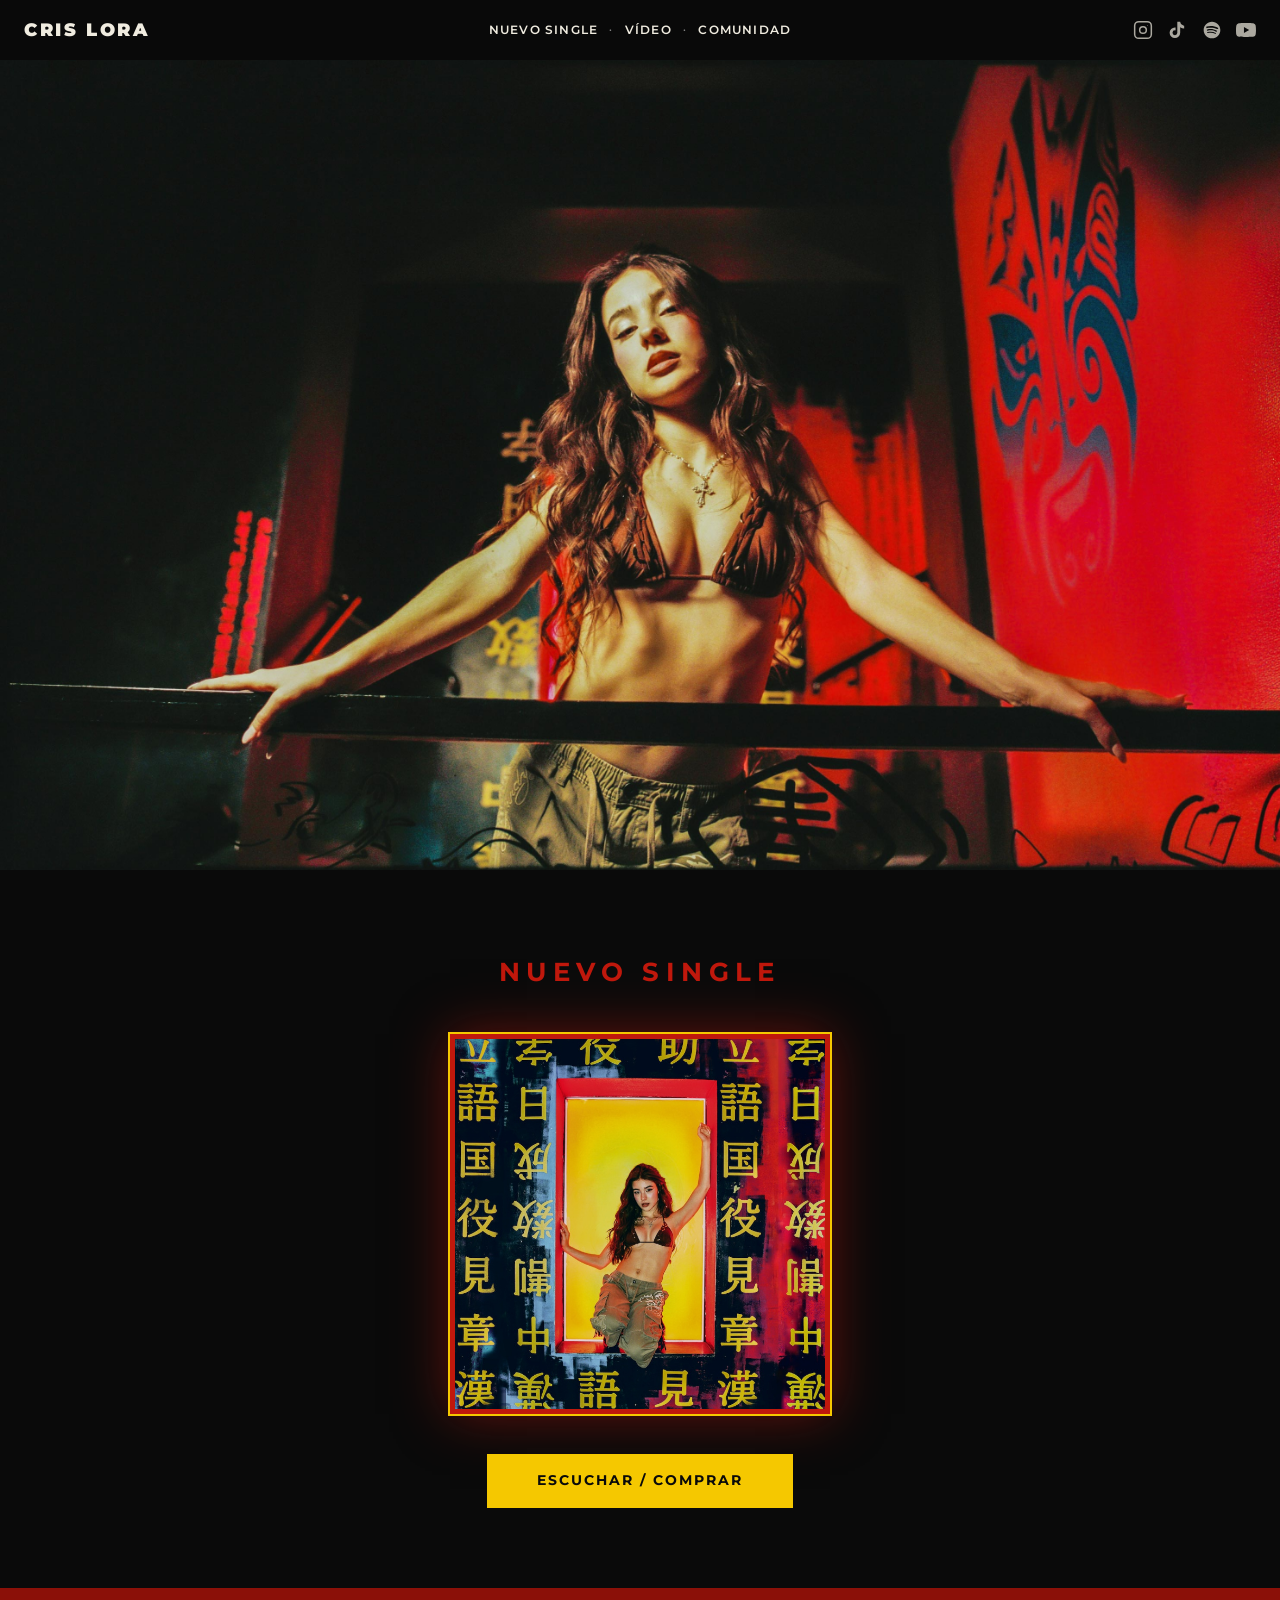
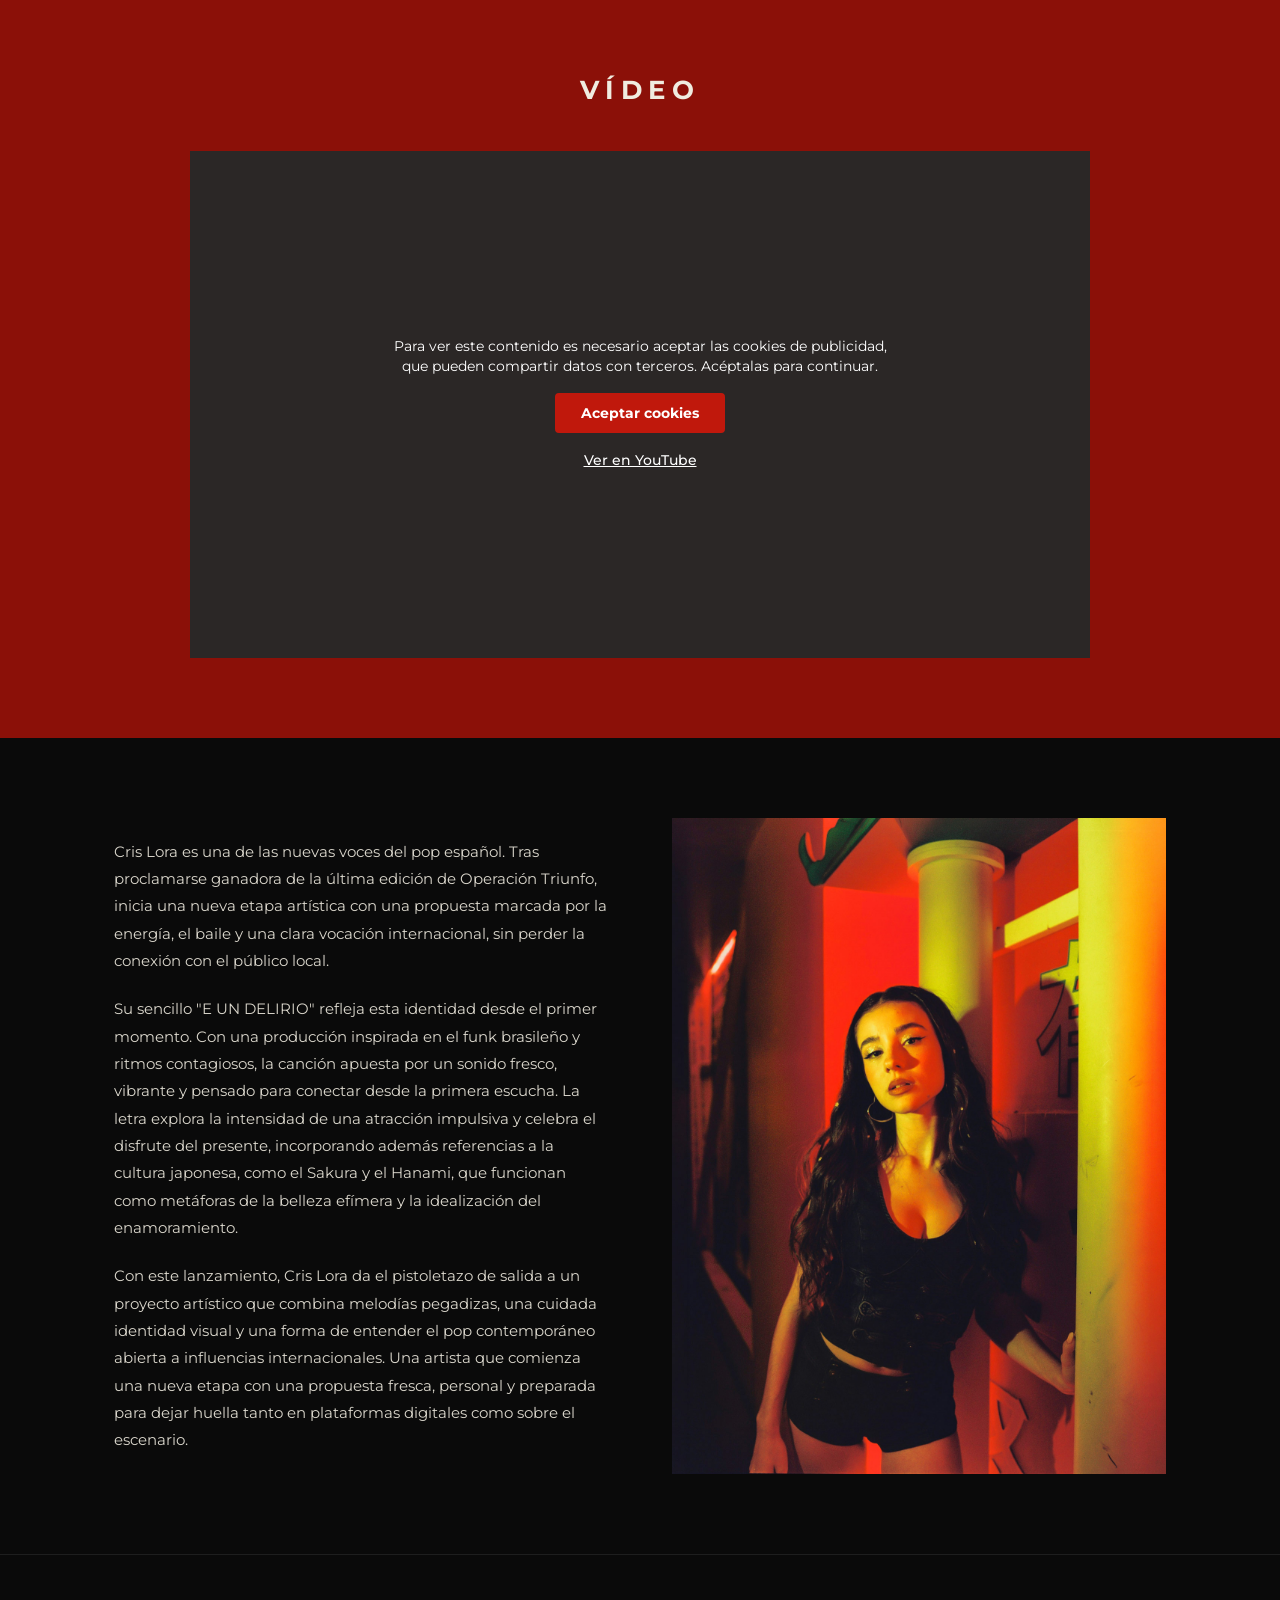
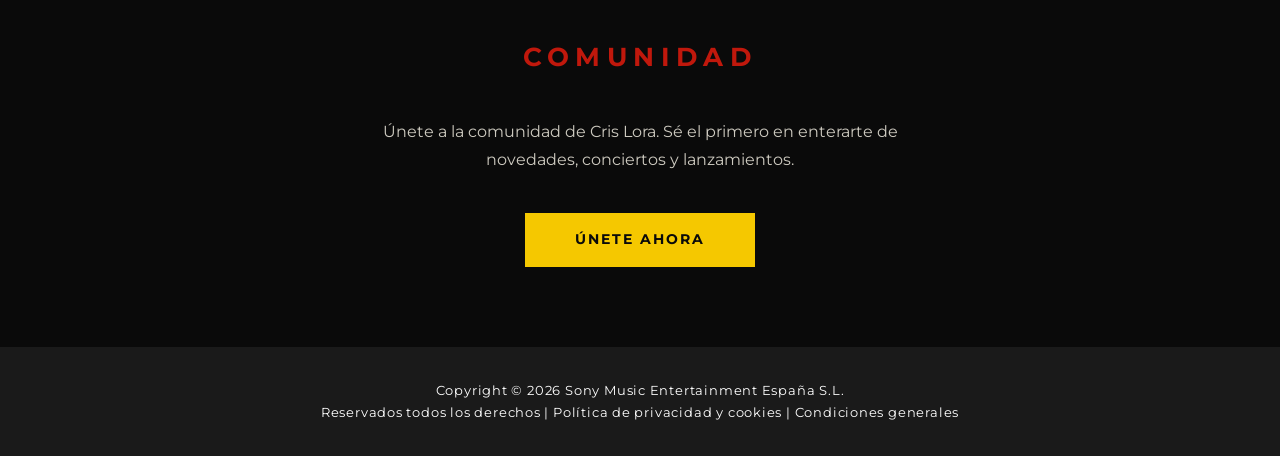
<file: index.html>
<!DOCTYPE html>
<html lang="es">
<head>
  <meta charset="UTF-8" />
  <meta name="viewport" content="width=device-width, initial-scale=1.0" />
  <link rel="shortcut icon" href="favicon.ico" type="image/x-icon">
  <title>Cris Lora - Web oficial</title>
  <meta name="keywords" content="Cris Lora, Cristina Lora, Operación Triunfo, artista, cantante, single, álbum, disco, música, Sony, music">
  <meta name="description" content="Web oficial de Cris Lora. Música, biografía, vídeos, conciertos y más.">
  <link rel="preconnect" href="https://fonts.googleapis.com">
  <link rel="preconnect" href="https://fonts.gstatic.com" crossorigin>
  <link href="https://fonts.googleapis.com/css2?family=Montserrat:wght@400;600;700;900&display=swap" rel="stylesheet">
  <link rel="stylesheet" href="style.css" />
  <meta property="og:title" content="Cris Lora - Web oficial" />
  <meta property="og:type" content="website" />
  <meta property="og:image" content="https://www.crislora.es/assets/images/portada_redes.jpg" />
  <meta property="og:image:width" content="800" />
  <meta property="og:image:height" content="476" />
  <meta property="og:url" content="https://www.crislora.es/" />
  <meta property="og:locale" content="es_ES" />
  <meta property="og:description" content="Web oficial de Cris Lora. Música, biografía, vídeos, conciertos y más." />

<!-- Google Tag Manager -->
<noscript><iframe src="//www.googletagmanager.com/ns.html?id=GTM-N4ZXST" title="Google Tag Manager" height="0" width="0" style="display:none;visibility:hidden"></iframe></noscript>
<script>
(function(w,d,s,l,i){w[l]=w[l]||[];w[l].push({'gtm.start':new Date().getTime(),event:'gtm.js'});var f=d.getElementsByTagName(s)[0],j=d.createElement(s),dl=l!='dataLayer'?'&l='+l:'';j.async=true;j.src='//www.googletagmanager.com/gtm.js?id='+i+dl;f.parentNode.insertBefore(j,f);})(window,document,'script','dataLayer','GTM-N4ZXST');
</script>
<!-- End Google Tag Manager -->
</head>
<body>

  <!-- ===================== NAVBAR ===================== -->
  <header class="navbar" role="banner">
    <a href="index.html" class="navbar-logo" aria-label="Cris Lora — inicio">Cris Lora</a>

    <nav class="navbar-links" aria-label="Navegación principal">
      <a href="#single">Nuevo Single</a>
      <span aria-hidden="true">·</span>
      <a href="#video">Vídeo</a>
      <span aria-hidden="true">·</span>
      <a href="#comunidad">Comunidad</a>
    </nav>

    <nav class="navbar-social" aria-label="Redes sociales">
      <a href="https://www.instagram.com/ot2025.cristina" target="_blank" rel="noopener" aria-label="Instagram (abre en nueva pestaña)">
        <svg aria-hidden="true" focusable="false" xmlns="http://www.w3.org/2000/svg" viewBox="0 0 24 24" fill="none" stroke="currentColor" stroke-width="1.8" stroke-linecap="round" stroke-linejoin="round">
          <rect x="2" y="2" width="20" height="20" rx="5" ry="5"/>
          <circle cx="12" cy="12" r="4"/>
          <circle cx="17.5" cy="6.5" r="0.5" fill="currentColor" stroke="none"/>
        </svg>
      </a>
      <a href="https://www.tiktok.com/@cristina.ot2025/" target="_blank" rel="noopener" aria-label="TikTok (abre en nueva pestaña)">
        <svg aria-hidden="true" focusable="false" xmlns="http://www.w3.org/2000/svg" viewBox="0 0 24 24" fill="currentColor">
          <path d="M19.59 6.69a4.83 4.83 0 0 1-3.77-4.25V2h-3.45v13.67a2.89 2.89 0 0 1-2.88 2.5 2.89 2.89 0 0 1-2.89-2.89 2.89 2.89 0 0 1 2.89-2.89c.28 0 .54.04.79.1V9.01a6.33 6.33 0 0 0-.79-.05 6.34 6.34 0 0 0-6.34 6.34 6.34 6.34 0 0 0 6.34 6.34 6.34 6.34 0 0 0 6.33-6.34V8.69a8.18 8.18 0 0 0 4.78 1.52V6.76a4.85 4.85 0 0 1-1.01-.07z"/>
        </svg>
      </a>
      <a href="https://open.spotify.com/artist/6qksD3IxPOFl23vSKcwmvi" target="_blank" rel="noopener" aria-label="Spotify (abre en nueva pestaña)">
        <svg aria-hidden="true" focusable="false" xmlns="http://www.w3.org/2000/svg" viewBox="0 0 24 24" fill="currentColor">
          <path d="M12 2C6.477 2 2 6.477 2 12s4.477 10 10 10 10-4.477 10-10S17.523 2 12 2zm4.586 14.424a.622.622 0 0 1-.857.207c-2.348-1.435-5.304-1.76-8.785-.964a.622.622 0 1 1-.277-1.215c3.809-.87 7.076-.495 9.712 1.115a.623.623 0 0 1 .207.857zm1.224-2.723a.78.78 0 0 1-1.072.257c-2.687-1.652-6.785-2.131-9.965-1.166a.78.78 0 0 1-.973-.519.781.781 0 0 1 .519-.973c3.632-1.102 8.147-.568 11.234 1.329a.78.78 0 0 1 .257 1.072zm.105-2.835C14.692 8.95 9.375 8.775 6.297 9.71a.937.937 0 1 1-.543-1.794c3.563-1.08 9.484-.87 13.22 1.338a.937.937 0 0 1-.059 1.612z"/>
        </svg>
      </a>
      <a href="https://www.youtube.com/@CRISLORAVEVO" target="_blank" rel="noopener" aria-label="YouTube (abre en nueva pestaña)">
        <svg aria-hidden="true" focusable="false" xmlns="http://www.w3.org/2000/svg" viewBox="0 0 24 24" fill="currentColor">
          <path d="M23.498 6.186a3.016 3.016 0 0 0-2.122-2.136C19.505 3.545 12 3.545 12 3.545s-7.505 0-9.377.505A3.017 3.017 0 0 0 .502 6.186C0 8.07 0 12 0 12s0 3.93.502 5.814a3.016 3.016 0 0 0 2.122 2.136c1.871.505 9.376.505 9.376.505s7.505 0 9.377-.505a3.015 3.015 0 0 0 2.122-2.136C24 15.93 24 12 24 12s0-3.93-.502-5.814zM9.545 15.568V8.432L15.818 12l-6.273 3.568z"/>
        </svg>
      </a>
    </nav>
  </header>

  <!-- ===================== HERO ===================== -->
  <section id="hero" aria-label="Hero">
    <img src="assets/images/hero_chrislora.jpg" alt="Cris Lora" class="hero-img" />
  </section>

  <!-- ===================== NUEVO SINGLE ===================== -->
  <section id="single" aria-labelledby="titulo-single">
    <div class="section-inner centered">
      <h2 id="titulo-single" class="section-title red">Nuevo Single</h2>
      <div class="cover-wrap">
        <img src="assets/images/CRIS-LORA-e-un-delirio_Alejandra-Amere.jpg" alt="Portada del single E Un Delirio de Cris Lora" class="cover-img" />
      </div>
      <a href="https://crislora.lnk.to/E-un-delirio" class="btn-primary" target="_blank" rel="noopener" aria-label="Escuchar o comprar E Un Delirio (abre en nueva pestaña)">Escuchar / Comprar</a>
    </div>
  </section>

  <!-- ===================== VÍDEO ===================== -->
  <section id="video" aria-labelledby="titulo-video">
    <div class="section-inner centered">
      <h2 id="titulo-video" class="section-title light">Vídeo</h2>
      <div class="video-wrap">
        <iframe data-src="https://www.youtube.com/embed/kbceGzbUlaA?si=7YQjzvCR1wZIOUzO" title="E Un Delirio — Cris Lora (vídeo oficial)" frameborder="0" allow="accelerometer; autoplay; clipboard-write; encrypted-media; gyroscope; picture-in-picture; web-share" referrerpolicy="strict-origin-when-cross-origin" allowfullscreen></iframe>
        <div class="video-cookie-layer" role="dialog" aria-label="Se necesita aceptar cookies para ver el vídeo">
          <p class="consent-text">Para ver este contenido es necesario aceptar las cookies de publicidad, que pueden compartir datos con terceros. Acéptalas para continuar.</p>
          <button type="button" class="consent-btn">Aceptar cookies</button>
          <a class="consent-link" href="https://www.youtube.com/watch?v=kbceGzbUlaA" target="_blank" rel="noopener noreferrer" aria-label="Ver en YouTube (abre en nueva pestaña)">Ver en YouTube</a>
        </div>
      </div>
    </div>
  </section>

  <!-- ===================== BIOGRAFÍA ===================== -->
  <section id="biografia" aria-labelledby="titulo-biografia">
    <div class="section-inner bio-grid">
      <div class="bio-text">
        <h2 id="titulo-biografia" class="sr-only">Biografía</h2>
        <p>Cris Lora es una de las nuevas voces del pop español. Tras proclamarse ganadora de la última edición de Operación Triunfo, inicia una nueva etapa artística con una propuesta marcada por la energía, el baile y una clara vocación internacional, sin perder la conexión con el público local.</p>
        <p>Su sencillo "E UN DELIRIO" refleja esta identidad desde el primer momento. Con una producción inspirada en el funk brasileño y ritmos contagiosos, la canción apuesta por un sonido fresco, vibrante y pensado para conectar desde la primera escucha. La letra explora la intensidad de una atracción impulsiva y celebra el disfrute del presente, incorporando además referencias a la cultura japonesa, como el Sakura y el Hanami, que funcionan como metáforas de la belleza efímera y la idealización del enamoramiento.</p>
        <p>Con este lanzamiento, Cris Lora da el pistoletazo de salida a un proyecto artístico que combina melodías pegadizas, una cuidada identidad visual y una forma de entender el pop contemporáneo abierta a influencias internacionales. Una artista que comienza una nueva etapa con una propuesta fresca, personal y preparada para dejar huella tanto en plataformas digitales como sobre el escenario.</p>
      </div>
      <div class="bio-photo">
        <img src="assets/images/bio-chrislora.jpg" alt="Cris Lora" />
      </div>
    </div>
  </section>

  <!-- ===================== COMUNIDAD ===================== -->
  <section id="comunidad" aria-labelledby="titulo-comunidad">
    <div class="section-inner centered">
      <h2 id="titulo-comunidad" class="section-title red">Comunidad</h2>
      <p class="comunidad-desc">Únete a la comunidad de Cris Lora. Sé el primero en enterarte de novedades, conciertos y lanzamientos.</p>
      <a href="comunidad.html" class="btn-primary">Únete ahora</a>
    </div>
  </section>

  <footer>
    <p>Copyright &copy; 2026 <a href="https://www.sonymusic.es/" target="_blank" aria-label="Sony Music Entertainment España S.L. (abre en nueva pestaña)">Sony Music Entertainment España S.L.</a><br>
    <a href="https://www.sonymusic.es/reservados-todos-los-derechos/" target="_blank" aria-label="Reservados todos los derechos (abre en nueva pestaña)">Reservados todos los derechos</a> | <a href="https://www.sonymusic.es/politica-de-privacidad-y-cookies/" target="_blank" aria-label="Política de privacidad y cookies (abre en nueva pestaña)">Política de privacidad y cookies</a> | <a href="https://www.sonymusic.es/condiciones-generales" target="_blank" aria-label="Condiciones generales (abre en nueva pestaña)">Condiciones generales</a></p>
  </footer>

  <script src="video-consent.js"></script>
</body>
</html>
</file>
<file: style.css>
/* ===================== RESET & BASE ===================== */
*, *::before, *::after {
  box-sizing: border-box;
  margin: 0;
  padding: 0;
}

:root {
  --black:  #0a0a0a;
  --red:    #c0180c;
  --yellow: #f5c800;
  --white:  #f0ece0;
  --gray:   #1a1a1a;
  --red-bg: #8b1008;

  --navbar-h: 60px;
  --font: 'Montserrat', system-ui, sans-serif;
}

html {
  scroll-behavior: smooth;
  scroll-padding-top: var(--navbar-h);
}

:focus-visible {
  outline: 2px solid var(--yellow);
  outline-offset: 3px;
}

body {
  background-color: var(--black);
  color: var(--white);
  font-family: var(--font);
  font-size: 1rem;
  line-height: 1.7;
}

/* ===================== SCREEN-READER ONLY ===================== */
.sr-only {
  position: absolute;
  width: 1px;
  height: 1px;
  padding: 0;
  margin: -1px;
  overflow: hidden;
  clip: rect(0,0,0,0);
  white-space: nowrap;
  border: 0;
}

/* ===================== NAVBAR ===================== */
.navbar {
  position: fixed;
  top: 0;
  left: 0;
  right: 0;
  height: var(--navbar-h);
  display: grid;
  grid-template-columns: 1fr auto 1fr;
  align-items: center;
  padding: 0 1.5rem;
  background-color: rgba(10, 10, 10, 0.85);
  backdrop-filter: blur(6px);
  -webkit-backdrop-filter: blur(6px);
  z-index: 200;
}

.navbar-logo {
  font-size: 1.1rem;
  font-weight: 900;
  letter-spacing: 0.15em;
  text-transform: uppercase;
  color: var(--white);
  text-decoration: none;
  transition: opacity 0.2s;
}

.navbar-logo:hover {
  opacity: 0.8;
}

.navbar-links {
  display: flex;
  align-items: center;
  gap: 0.7rem;
  font-size: 0.75rem;
  font-weight: 600;
  letter-spacing: 0.1em;
  text-transform: uppercase;
}

.navbar-links a {
  color: var(--white);
  text-decoration: none;
  transition: color 0.2s;
}

.navbar-links a:hover {
  color: var(--yellow);
}

.navbar-links span {
  color: #888;
  font-size: 0.6rem;
}

.navbar-social {
  display: flex;
  align-items: center;
  gap: 0.9rem;
  justify-content: flex-end;
}

.navbar-social a {
  display: flex;
  align-items: center;
  color: var(--white);
  opacity: 0.7;
  transition: opacity 0.2s, color 0.2s;
}

.navbar-social a:hover {
  opacity: 1;
  color: var(--yellow);
}

.navbar-social svg {
  width: 20px;
  height: 20px;
}

/* ===================== HERO ===================== */
#hero {
  margin-top: var(--navbar-h);
  width: 100%;
  height: 90vh;
  overflow: hidden;
}

.hero-img {
  width: 100%;
  height: 100%;
  object-fit: cover;
  object-position: center center;
  display: block;
}

/* ===================== SHARED SECTION ===================== */
.section-inner {
  max-width: 1100px;
  margin: 0 auto;
  padding: 5rem 1.5rem;
}

.section-inner.centered {
  display: flex;
  flex-direction: column;
  align-items: center;
  text-align: center;
}

.section-title {
  font-size: clamp(1.2rem, 3vw, 1.6rem);
  font-weight: 700;
  letter-spacing: 0.25em;
  text-transform: uppercase;
  margin-bottom: 2.5rem;
}

.section-title.red   { color: var(--red); }
.section-title.dark  { color: var(--black); }
.section-title.light { color: var(--white); }

/* ===================== NUEVO SINGLE ===================== */
#single {
  background-color: var(--black);
}

.cover-wrap {
  width: 100%;
  max-width: 380px;
  aspect-ratio: 1 / 1;
  overflow: hidden;
  border: 5px solid var(--red);
  box-shadow:
    0 0 0 2px var(--yellow),
    0 0 50px rgba(192, 24, 12, 0.5);
  margin-bottom: 2.5rem;
}

.cover-img {
  width: 100%;
  height: 100%;
  object-fit: cover;
  display: block;
}

/* ===================== BUTTONS ===================== */
.btn-primary {
  display: inline-block;
  padding: 0.85rem 3rem;
  background-color: var(--yellow);
  color: var(--black);
  text-decoration: none;
  font-weight: 700;
  font-size: 0.85rem;
  letter-spacing: 0.15em;
  text-transform: uppercase;
  border: 2px solid var(--yellow);
  transition: background-color 0.2s, color 0.2s;
}

.btn-primary:hover {
  background-color: transparent;
  color: var(--yellow);
}

/* ===================== VÍDEO ===================== */
#video {
  background-color: var(--red-bg);
}


.video-wrap {
  position: relative;
  width: 100%;
  max-width: 900px;
  aspect-ratio: 16 / 9;
}

.video-cookie-layer {
  position: absolute;
  top: 0;
  left: 0;
  width: 100%;
  height: 100%;
  padding: 1rem;
  background-color: rgba(40, 40, 40, 0.96);
  display: flex;
  flex-direction: column;
  align-items: center;
  justify-content: center;
  text-align: center;
  z-index: 10;
}

.consent-text {
  max-width: 520px;
  margin-bottom: 1rem;
  font-size: 0.9rem;
  line-height: 1.4;
  color: #fff;
}

.consent-btn {
  padding: 0.65rem 1.5rem;
  background-color: var(--red);
  color: #fff;
  border: 2px solid var(--red);
  border-radius: 4px;
  font-family: inherit;
  font-size: 0.85rem;
  font-weight: 700;
  cursor: pointer;
  transition: background-color 0.2s, color 0.2s;
}

.consent-btn:hover {
  background-color: transparent;
}

.consent-link {
  margin-top: 1rem;
  font-size: 0.85rem;
  font-weight: 500;
  color: #fff;
  text-decoration: underline;
}

.consent-link:hover {
  color: var(--yellow);
}

.video-wrap iframe {
  width: 100%;
  height: 100%;
  display: block;
  border: 0;
}

/* ===================== BIOGRAFÍA ===================== */
#biografia {
  background-color: var(--black);
}

.bio-grid {
  display: grid;
  grid-template-columns: 1fr 1fr;
  gap: 4rem;
  align-items: center;
}

.bio-text p {
  margin-bottom: 1.3rem;
  font-size: 0.95rem;
  line-height: 1.8;
  color: var(--white);
  opacity: 0.9;
}

.bio-text p:last-child {
  margin-bottom: 0;
}

.bio-photo {
  overflow: hidden;
}

.bio-photo img {
  width: 100%;
  height: 100%;
  object-fit: cover;
  display: block;
}

/* ===================== COMUNIDAD ===================== */
#comunidad {
  background-color: var(--black);
  border-top: 1px solid #1e1e1e;
}

.comunidad-desc {
  font-size: 1rem;
  max-width: 520px;
  margin-bottom: 2.5rem;
  opacity: 0.85;
}

/* ===================== SITE HEADER (comunidad.html) ===================== */
.site-header {
  background-color: rgba(10, 10, 10, 0.85);
  backdrop-filter: blur(6px);
  -webkit-backdrop-filter: blur(6px);
  padding: 0 1.5rem;
  height: var(--navbar-h);
  display: flex;
  align-items: center;
  position: sticky;
  top: 0;
  z-index: 200;
}

.header-logo {
  font-size: 1.1rem;
  font-weight: 900;
  letter-spacing: 0.15em;
  text-transform: uppercase;
  color: var(--red);
  text-decoration: none;
  transition: opacity 0.2s;
}

.header-logo:hover { opacity: 0.8; }

/* ===================== COMUNIDAD PAGE ===================== */
#comunidad-page {
  background-color: var(--black);
  min-height: calc(100vh - var(--navbar-h) - 80px);
}

#comunidad-page .section-title {
  text-align: center;
  margin-bottom: 0.5rem;
}

#comunidad-page .comunidad-desc {
  font-size: 1rem;
  max-width: 900px;
  margin: 0 auto 2rem;
  text-align: center;
  opacity: 0.85;
}

/* ===================== NEWSLETTER FORM ===================== */
#newsletter-form {
  display: flex;
  align-content: center;
  align-items: center;
  justify-content: flex-start;
  flex-direction: row;
  flex-wrap: wrap;
  color: #EEE;
  max-width: 1024px;
  margin: 0 auto;
}

#newsletter-form .form-group {
  width: 44%;
  margin: 10px 3%;
}

#newsletter-form .form-group-button {
  width: 100%;
  text-align: center;
}

#newsletter-form > .input-group {
  margin: 25px auto 0;
  width: 94%;
}

#newsletter-form > .input-group ~ .input-group {
  margin: 5px auto 0;
}

#newsletter-form input[type="text"],
#newsletter-form input[type="email"],
#newsletter-form input[type="password"],
#newsletter-form input[type="tel"],
#newsletter-form textarea,
#newsletter-form select {
  background-color: #FFF;
  border: 1px solid #FFF;
  color: #000;
}

#newsletter-form .iti--inline-dropdown { width: calc(100% - 58px); }
#newsletter-form .mobile-label { width: 58px; display: inline-block; }

#newsletter-form input[type="checkbox"] {
  width: 15px;
  vertical-align: bottom;
  float: left;
  margin-right: 8px;
  margin-top: 5px;
}

#newsletter-form .checkbox p {
  float: left;
  width: calc(100% - 23px);
  font-size: 14px;
  margin-bottom: 0;
}

#newsletter-form .checkbox { margin-bottom: 1rem; }
#newsletter-form .form-group-footnote { font-size: 14px; }
#newsletter-form .display-none { display: none; }

#newsletter-form #error-msg {
  width: 100%;
  margin-top: .25rem;
  font-size: .875em;
  color: var(--bs-form-invalid-color);
}

#newsletter-form .btn-primary {
  background-color: #FFF;
  border-color: #FFF;
  color: #000;
}

#newsletter-form a { color: #FFF; }
#newsletter-form a:hover { color: #CCC; }

#newsletter_form_response { display: none; }

.newsletter-response-content {
  display: flex;
  align-content: center;
  align-items: center;
  justify-content: center;
  font-size: 24px;
  min-height: 40vh;
  color: #EEE;
  text-align: center;
}

/* ===================== FOOTER ===================== */
footer {
  background-color: var(--gray);
  text-align: center;
  padding: 2rem 1.5rem;
  font-size: 0.82rem;
  color: #FFF;
  letter-spacing: 0.06em;
}

footer a {
  text-decoration: none;
  color: #FFF;
}

footer a:hover { color: #CCC; }

/* ===================== RESPONSIVE ===================== */
@media (max-width: 768px) {
  .navbar-links {
    display: none;
  }

  .navbar {
    grid-template-columns: 1fr auto;
  }

  .bio-grid {
    grid-template-columns: 1fr;
  }

  .bio-photo {
    order: -1;
  }

  .cover-wrap {
    max-width: 300px;
  }

  #newsletter-form .form-group {
    width: 84%;
    margin: 10px 8%;
  }
}

@media (max-width: 480px) {
  .navbar-social svg {
    width: 18px;
    height: 18px;
  }
}
</file>
